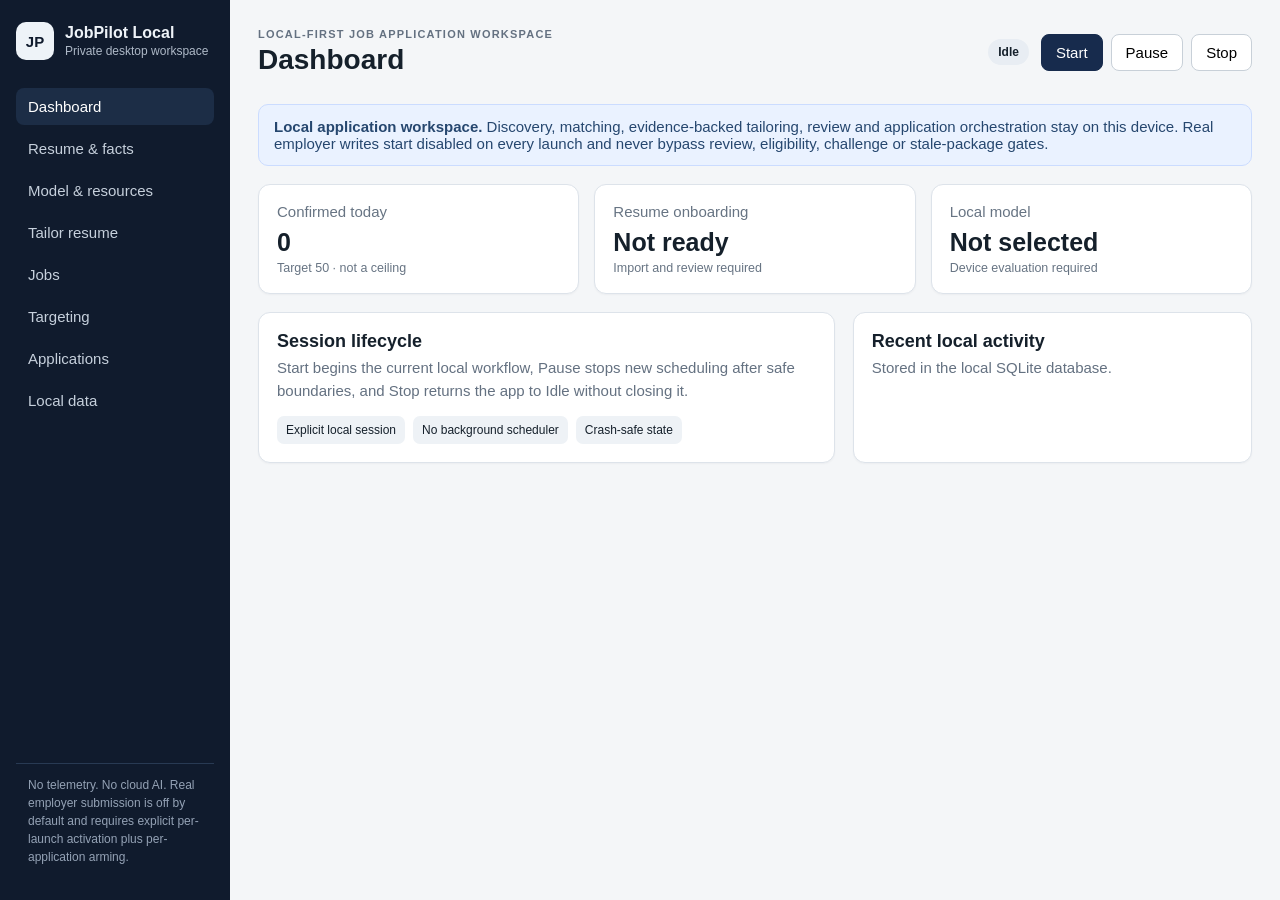
<file: src/jobpilot/ui/index.html>
<!doctype html>
<html lang="en">
<head>
  <meta charset="utf-8">
  <meta name="viewport" content="width=device-width, initial-scale=1">
  <meta http-equiv="Content-Security-Policy" content="default-src 'self' file: data:; script-src 'self' file:; style-src 'self' file:; connect-src 'none'; object-src 'none'; frame-src data: file:">
  <title>JobPilot Local</title>
  <link rel="stylesheet" href="styles.css">
</head>
<body>
  <div class="shell">
    <aside class="sidebar">
      <div class="brand"><div class="brand-mark">JP</div><div><strong>JobPilot Local</strong><span>Private desktop workspace</span></div></div>
      <nav id="nav">
        <button class="nav-item active" data-view="dashboard" aria-current="page">Dashboard</button>
        <button class="nav-item" data-view="resume">Resume &amp; facts</button>
        <button class="nav-item" data-view="model">Model &amp; resources</button>
        <button class="nav-item" data-view="tailoring">Tailor resume</button>
        <button class="nav-item" data-view="jobs">Jobs</button>
        <button class="nav-item" data-view="settings">Targeting</button>
        <button class="nav-item" data-view="history">Applications</button>
        <button class="nav-item" data-view="system">Local data</button>
      </nav>
      <div class="privacy-note">No telemetry. No cloud AI. Real employer submission is off by default and requires explicit per-launch activation plus per-application arming.</div>
    </aside>
    <main>
      <header class="topbar"><div><div class="eyebrow">LOCAL-FIRST JOB APPLICATION WORKSPACE</div><h1 id="page-title">Dashboard</h1></div><div class="session-controls"><span id="session-badge" class="status idle">Idle</span><button id="start-button" class="primary">Start</button><button id="pause-button">Pause</button><button id="stop-button">Stop</button></div></header>

      <section id="dashboard" class="view active">
        <div class="banner"><strong>Local application workspace.</strong> Discovery, matching, evidence-backed tailoring, review and application orchestration stay on this device. Real employer writes start disabled on every launch and never bypass review, eligibility, challenge or stale-package gates.</div>
        <div class="metrics"><article class="metric"><span>Confirmed today</span><strong id="confirmed-today">0</strong><small>Target 50 · not a ceiling</small></article><article class="metric"><span>Resume onboarding</span><strong id="resume-ready">Not ready</strong><small id="resume-ready-detail">Import and review required</small></article><article class="metric"><span>Local model</span><strong id="model-ready">Not selected</strong><small id="model-ready-detail">Device evaluation required</small></article></div>
        <div class="grid two"><article class="card"><h2>Session lifecycle</h2><p>Start begins the current local workflow, Pause stops new scheduling after safe boundaries, and Stop returns the app to Idle without closing it.</p><div class="facts"><span>Explicit local session</span><span>No background scheduler</span><span>Crash-safe state</span></div></article><article class="card"><h2>Recent local activity</h2><p>Stored in the local SQLite database.</p><div id="activity" class="activity-list"></div></article></div>
      </section>

      <section id="resume" class="view">
        <div class="banner"><strong>Private source gate.</strong> Every local installation imports its own immutable master, verifies a cached-only Tectonic baseline, confirms editable regions, and resolves candidate facts before tailoring can run.</div>
        <div class="grid two"><article class="card"><div class="card-heading"><div><h2>Master LaTeX resume</h2><p>The selected `.tex` is copied byte-for-byte. Referenced local `.tex`, `.sty`, `.cls`, `.bib`, PDF, PNG, or JPEG files beside it are copied and verified too; keep them in the same source folder when importing.</p></div><button id="import-master" class="primary">Import .tex</button></div><div id="master-summary" class="detail-list"></div></article><article class="card"><div class="card-heading"><div><h2>Tectonic baseline</h2><p>Compiler downloads and package-cache network access require separate explicit clicks.</p></div></div><div id="tectonic-summary" class="detail-list"></div><div class="button-row"><button id="install-tectonic" class="secondary">Install Tectonic 0.17.0</button><button id="compile-cached">Compile cached only</button><button id="compile-network">Compile + cache packages</button></div><div id="baseline-summary" class="detail-list"></div></article></div>
        <article class="card section-card"><div class="card-heading"><div><h2>Template mapping</h2><p>Detected bullet wording is non-editable until you mark regions and confirm the map.</p></div><button id="confirm-template-map" class="primary">Confirm mapping</button></div><div id="template-status" class="muted"></div><div id="template-regions" class="region-list"></div></article>
        <article class="card section-card"><div class="card-heading"><div><h2>Verified fact bank</h2><p>Only currently approved, source-integrity-verified facts are visible to the local tailoring model.</p></div><span id="fact-bank-status" class="muted"></span></div><div id="fact-list" class="fact-list"></div></article>
        <div class="grid two section-card"><article class="card"><div class="card-heading"><div><h2>Supporting sources</h2><p>Optional evidence is copied immutably and hashed.</p></div><button id="import-supporting" class="secondary">Add source</button></div><div id="supporting-list" class="detail-list"></div></article><article class="card"><h2>Add a sourced fact</h2><form id="fact-form"><label>Source<select id="fact-source"></select></label><label>Category<select id="fact-category"></select></label><label>Source locator<input id="fact-locator" type="text" placeholder="e.g. page 2, certification section"></label><label>Fact<textarea id="fact-value" rows="4" maxlength="2000"></textarea></label><button type="submit" class="primary">Add candidate fact</button></form></article></div>
      </section>

      <section id="model" class="view">
        <div class="banner"><strong>No automatic model download or switching.</strong> Hardware detection is local. Runtime/model downloads happen only after explicit confirmation. CPU and every discovered Vulkan device are evaluated as explicit configurations; speed is compared only among configurations that pass the same quality/resource gates.</div>
        <div class="grid two"><article class="card"><div class="card-heading"><div><h2>Hardware &amp; reserved resources</h2><p>Unknown GPU memory is shown as unknown rather than guessed. llama.cpp device discovery is separate from OS display-adapter evidence.</p></div><button id="refresh-hardware" class="secondary">Refresh hardware</button></div><div id="hardware-summary" class="detail-list"></div></article><article class="card"><div class="card-heading"><div><h2>Recommendation</h2><p>Recommendation never starts a download or trusts a newer model automatically.</p></div><button id="check-model-updates">Check updates</button></div><div id="model-recommendation" class="detail-list"></div></article></div>
        <article class="card section-card"><h2>llama.cpp runtimes</h2><p>CPU is the compatibility baseline. Vulkan is usable only when the installed runtime reports a concrete `VulkanN` device and that exact configuration passes local evaluation.</p><div id="runtime-catalogue" class="fact-list"></div></article>
        <article class="card section-card"><h2>Model catalogue</h2><p>Every revision is installed separately and content-pinned by exact SHA-256 and byte size. Catalogue size is intentionally small.</p><div id="model-catalogue" class="fact-list"></div></article>
        <article class="card section-card"><h2>Human review gate</h2><p>The selected model/configuration must earn five human approvals from five distinct real tailored resumes before automatic tailoring can be enabled.</p><div id="model-review-gate" class="detail-list"></div></article>
        <article class="card section-card"><h2>Evaluation history</h2><p>Structured output, malicious-JD/factual adherence, controlled tailoring, resource pressure, and memory budget checks must all pass.</p><div id="model-evaluations" class="activity-list"></div></article>
      </section>

      <section id="tailoring" class="view">
        <div class="banner"><strong>Manual job descriptions stay untrusted.</strong> Paste job-description text below. Embedded instructions never become model instructions. The model can propose plain-text edits only for confirmed editable regions and every factual content word must be supported by existing text or cited approved fact IDs.</div>
        <div class="grid two">
          <article class="card">
            <h2>Add job description</h2>
            <form id="jd-form">
              <label>Source URL (optional record only)<input id="jd-source-url" type="text" maxlength="2000" placeholder="https://company.example/job/123"></label>
              <label>Job description<textarea id="jd-text" rows="14" maxlength="50000" placeholder="Paste the complete job description here"></textarea></label>
              <small>The URL is recorded only. Pasted text is the job-description input.</small>
              <button id="save-jd" type="submit" class="primary">Save local JD</button>
            </form>
          </article>
          <article class="card">
            <h2>Five-resume human gate</h2>
            <div id="tailoring-gate" class="detail-list"></div>
            <div class="button-row"><button id="enable-auto-tailoring" class="primary">Enable automatic tailoring</button></div>
            <p class="muted">This button stays disabled until five distinct real tailored resumes have passed deterministic validation and you have approved each one. Controlled CI fixture approvals never count in your local database.</p>
          </article>
        </div>
        <article class="card section-card"><h2>Manual JDs</h2><p>Generating a resume is an explicit local action and is available only when resume onboarding and the selected model/configuration are ready.</p><label>Search saved descriptions<input id="jd-search" type="search"></label><div id="manual-jd-list" class="fact-list"></div><div id="jd-pages" class="button-row"></div></article>
        <article class="card section-card"><h2>Tailored resume review</h2><p>Review the PDF, wording diff, JD-keyword mapping and fact evidence before approving. A stale or failed package cannot satisfy the five-resume gate.</p><label>Search runs<input id="run-search" type="search" placeholder="JD, model, status"></label><div id="tailoring-runs" class="fact-list"></div><div id="run-pages" class="button-row"></div></article>
        <article id="tailoring-inspector" class="card section-card hidden"><div class="card-heading"><div><h2>Selected tailored resume</h2><p id="tailoring-inspector-meta" class="muted"></p></div><button id="close-tailoring-inspector">Close preview</button></div><div class="grid two"><div><h3>Wording diff</h3><div id="tailoring-diff" class="activity-list"></div><h3>JD keywords → approved facts</h3><div id="tailoring-keywords" class="activity-list"></div><h3>Validation</h3><div id="tailoring-validation" class="detail-list"></div></div><div><h3>PDF preview</h3><iframe id="tailored-pdf-preview" class="pdf-preview" title="Tailored resume PDF preview"></iframe></div></div></article>
      </section>

      <section id="jobs" class="view"></section>
      <section id="settings" class="view"><div class="card settings-card"><div class="card-heading"><div><h2>Targeting preferences</h2><p>Saved only to the local SQLite database.</p></div><span id="save-state" class="muted"></span></div><form id="targeting-form"><label>Roles<input id="roles" type="text" autocomplete="off"><small>Comma-separated</small></label><div class="form-row"><label>Target experience from<input id="min-years" type="number" min="0" step="1"></label><label>to<input id="max-years" type="number" min="0" step="1"></label></div><label>India office / hybrid cities<input id="india-cities" type="text" autocomplete="off"><small>Default is Surat only</small></label><div class="form-row"><label>Remote work origin city<input id="remote-city" type="text"></label><label>Country<input id="remote-country" type="text"></label></div><label class="checkbox"><input id="remote-origin-required" type="checkbox"><span>Remote roles must explicitly permit working from this origin</span></label><div class="form-row"><label>Annual base-pay minimum<input id="salary-minimum" type="number" min="0" step="1" placeholder="No minimum"><small>Leave blank for no minimum; unknown pay requires review.</small></label><label>Currency (three-letter code)<input id="salary-currency" type="text" maxlength="3" pattern="[A-Za-z]{3}" placeholder="INR"><small>Choose explicitly to compare annual offers; older amounts without a currency stay in review.</small></label><label>Notice period (days)<input id="notice-days" type="number" min="0" step="1"></label></div><label>Employment types<input id="employment-types" type="text" autocomplete="off"><small>Comma-separated; default is permanent_full_time</small></label><label>Excluded employers<input id="excluded-employers" type="text" autocomplete="off"><small>Exclusion affects discovery/submission later; employment history remains unchanged.</small></label><label class="checkbox"><input id="relocation" type="checkbox"><span>Relocation outside India is acceptable</span></label><label class="checkbox"><input id="sponsorship" type="checkbox"><span>Require employer visa sponsorship for office/hybrid roles outside India</span></label><button type="submit" class="primary">Save targeting</button></form></div></section>
      <section id="history" class="view"></section>
      <section id="system" class="view"><div class="card"><h2>Local storage</h2><p id="data-root" class="path"></p><div class="facts"><span>SQLite persistence</span><span>Immutable source copies</span><span>App-owned tool cache</span><span>Revisioned app-owned model weights</span><span>Local tailoring audit packages</span><span>No remote scripts</span></div></div></section>
    </main>
  </div>
  <div id="toast" role="status" aria-live="polite"></div>
  <script src="app.js"></script>
</body>
</html>
</file>
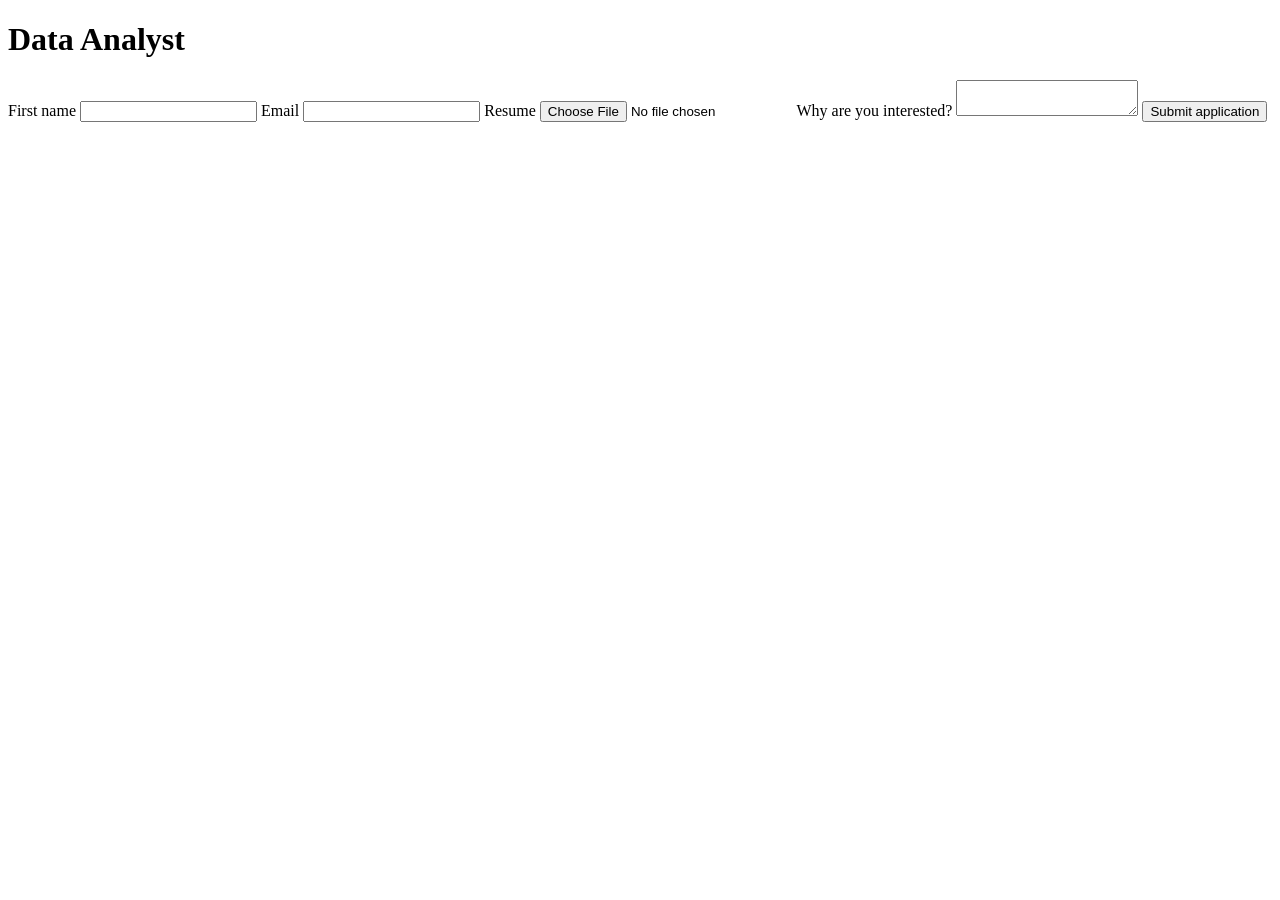
<file: tests/fixtures/application_basic.html>
<!doctype html>
<html lang="en">
<head><meta charset="utf-8"><title>Controlled application fixture</title></head>
<body>
  <main>
    <h1>Data Analyst</h1>
    <form id="application-form">
      <label for="first_name">First name</label>
      <input id="first_name" name="first_name" required>
      <label for="email">Email</label>
      <input id="email" name="email" type="email" required>
      <label for="resume">Resume</label>
      <input id="resume" name="resume" type="file" required>
      <label for="note">Why are you interested?</label>
      <textarea id="note" name="note"></textarea>
      <button id="submit" type="submit">Submit application</button>
    </form>
    <script>
      window.__submitCount = 0;
      document.querySelector('form').addEventListener('submit', function (event) {
        event.preventDefault();
        window.__submitCount += 1;
      });
    </script>
  </main>
</body>
</html>
</file>
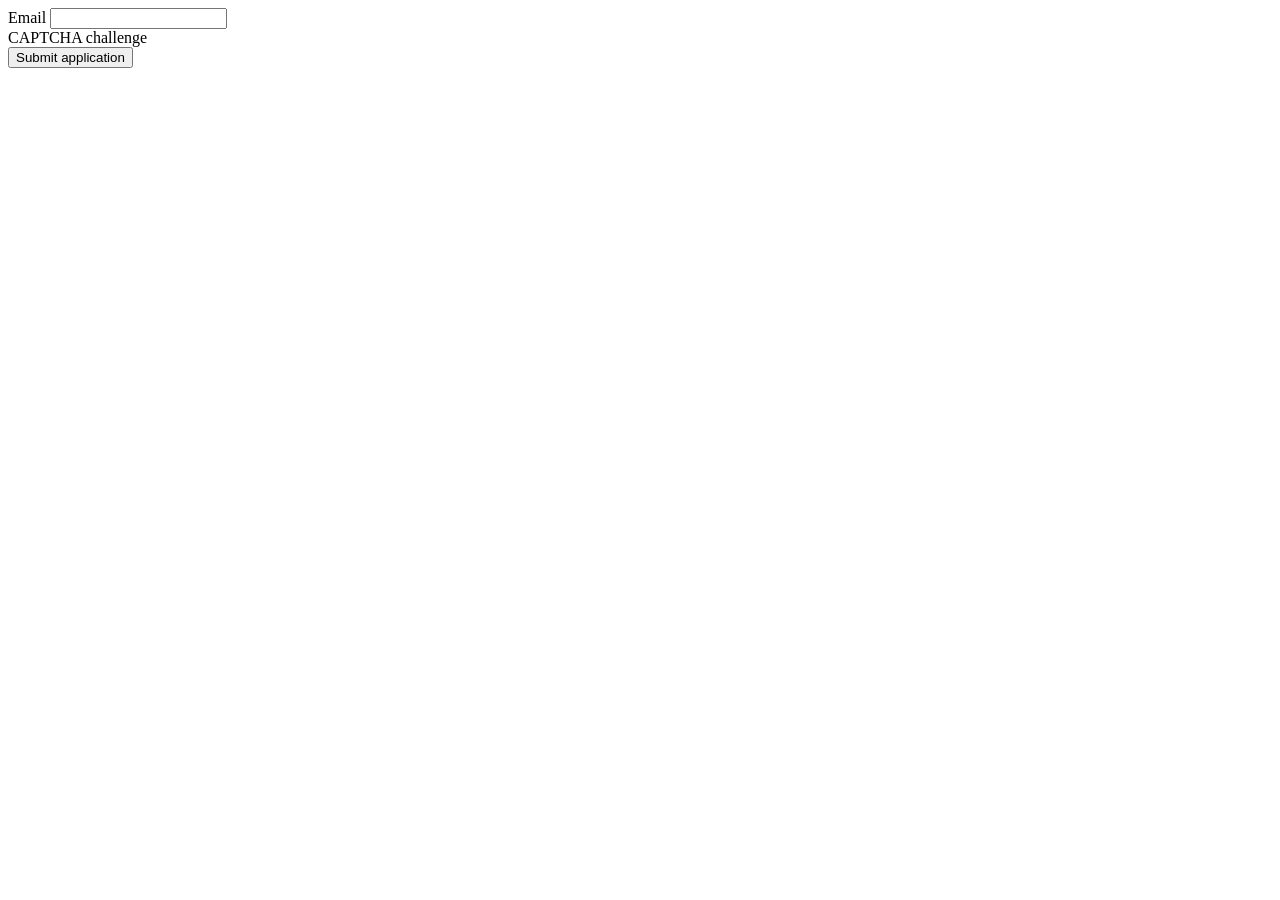
<file: tests/fixtures/application_captcha.html>
<!doctype html>
<html lang="en">
<head><meta charset="utf-8"><title>Controlled blocked fixture</title></head>
<body>
  <form>
    <label for="email">Email</label>
    <input id="email" name="email" type="email" required>
    <div class="captcha">CAPTCHA challenge</div>
    <button type="submit">Submit application</button>
  </form>
</body>
</html>
</file>
<file: src/jobpilot/ui/styles.css>
:root { font-family: "Segoe UI", Arial, sans-serif; color: #15202b; background: #f4f6f8; font-size: 15px; }
* { box-sizing: border-box; }
body { margin: 0; min-height: 100vh; }
button, input, select, textarea { font: inherit; }
button { border: 1px solid #c8d0d8; background: #fff; border-radius: 8px; padding: 9px 14px; cursor: pointer; }
button:disabled { opacity: .45; cursor: default; }
button:focus-visible, input:focus-visible, select:focus-visible, textarea:focus-visible { outline: 3px solid currentColor; outline-offset: 2px; }
.nav-item:focus-visible { outline-color: #fff; }
button.primary { background: #172b4d; color: #fff; border-color: #172b4d; }
button.secondary { background: #f8fafc; }
.shell { display: grid; grid-template-columns: 230px minmax(0,1fr); min-height: 100vh; }
.sidebar { background: #101b2d; color: #eef3f8; padding: 22px 16px; display: flex; flex-direction: column; }
.brand { display: flex; gap: 11px; align-items: center; margin-bottom: 28px; }
.brand-mark { width: 38px; height: 38px; display: grid; place-items: center; border-radius: 10px; background: #eef3f8; color: #101b2d; font-weight: 800; }
.brand strong { display: block; font-size: 16px; }
.brand span { display: block; color: #aeb9c7; font-size: 12px; margin-top: 2px; }
nav { display: grid; gap: 5px; }
.nav-item { text-align: left; border: 0; color: #c6d0dc; background: transparent; padding: 10px 12px; }
.nav-item:hover, .nav-item.active, .nav-item[aria-current="page"] { background: #1c2d46; color: #fff; }
.privacy-note { margin-top: auto; color: #94a2b5; font-size: 12px; line-height: 1.5; padding: 12px; border-top: 1px solid #283a53; }
main { min-width: 0; padding: 0 28px 36px; }
.topbar { min-height: 104px; display: flex; align-items: center; justify-content: space-between; gap: 20px; }
h1 { margin: 4px 0 0; font-size: 28px; }
h2 { margin: 0 0 5px; font-size: 18px; }
h3 { margin: 14px 0 8px; font-size: 15px; }
p { color: #647181; line-height: 1.5; margin: 4px 0 14px; }
.eyebrow { color: #647181; font-size: 11px; font-weight: 700; letter-spacing: .11em; }
.session-controls, .button-row { display: flex; align-items: center; gap: 8px; flex-wrap: wrap; }
.status { display: inline-flex; align-items: center; border-radius: 999px; padding: 6px 10px; font-size: 12px; font-weight: 700; text-transform: capitalize; margin-right: 4px; background: #e8edf3; }
.status.running { background: #dff3e7; color: #145c32; }
.status.paused { background: #fff1cc; color: #7a5200; }
.status.stopping, .status.closing { background: #fee4df; color: #8b2b1f; }
.banner { background: #eaf2ff; border: 1px solid #cbdcff; padding: 13px 15px; border-radius: 10px; margin-bottom: 18px; color: #26476f; }
.metrics { display: grid; grid-template-columns: repeat(3,minmax(0,1fr)); gap: 15px; margin-bottom: 18px; }
.metric, .card, .empty-state { background: #fff; border: 1px solid #dde3ea; border-radius: 12px; padding: 18px; box-shadow: 0 1px 2px rgba(15,23,42,.04); }
.metric span, .metric small { display: block; color: #677483; }
.metric strong { display: block; font-size: 25px; margin: 8px 0 4px; }
.grid.two { display: grid; grid-template-columns: 1.3fr .9fr; gap: 18px; }
.card-heading { display: flex; justify-content: space-between; gap: 16px; align-items: flex-start; }
.section-card { margin-top: 18px; }
.work-list, .activity-list, .region-list, .fact-list, .detail-list { display: grid; gap: 8px; }
.work-item { display: flex; justify-content: space-between; gap: 12px; align-items: center; padding: 11px 12px; border-radius: 8px; background: #f7f9fb; }
.work-item span:first-child { max-width: 75%; }
.pill { font-size: 11px; text-transform: uppercase; letter-spacing: .04em; color: #526173; }
.pill.approved, .pill.auto_validated { color: #145c32; }
.pill.rejected, .pill.blocked, .pill.failed, .pill.stale { color: #8b2b1f; }
.pill.needs_review { color: #7a5200; }
.activity-item { border-left: 3px solid #d8e0e8; padding: 7px 10px; overflow-wrap: anywhere; }
.activity-item strong { display: block; font-size: 12px; text-transform: uppercase; color: #526173; }
.activity-item time { font-size: 11px; color: #8994a2; }
.view { display: none; }
.view.active { display: block; }
.hidden { display: none !important; }
.empty-state { min-height: 250px; display: grid; align-content: center; justify-items: center; text-align: center; }
.empty-state p { max-width: 620px; }
.settings-card { max-width: 760px; }
form { display: grid; gap: 15px; }
label { display: grid; gap: 6px; font-weight: 600; color: #344256; }
label small { color: #7d8996; font-weight: 400; }
input:not([type="checkbox"]), select, textarea { border: 1px solid #cfd6df; border-radius: 8px; padding: 10px 11px; background: #fff; width: 100%; }
textarea { resize: vertical; }
.form-row { display: grid; grid-template-columns: 1fr 1fr; gap: 14px; }
.checkbox { display: flex; align-items: flex-start; gap: 9px; font-weight: 500; }
.checkbox input { margin-top: 3px; }
.muted { color: #708090; font-size: 12px; }
.path { font-family: Consolas, monospace; background: #f6f8fa; padding: 10px; border-radius: 7px; overflow-wrap: anywhere; }
.facts { display: flex; gap: 8px; flex-wrap: wrap; }
.facts span { background: #eef2f6; padding: 7px 9px; border-radius: 7px; font-size: 12px; }
.detail-list > div, .detail-list > p { background: #f7f9fb; border-radius: 8px; padding: 11px 12px; margin: 0; }
.detail-list span { display: block; color: #647181; margin-top: 4px; font-size: 12px; overflow-wrap: anywhere; }
.region-item { display: flex; align-items: flex-start; gap: 10px; background: #f7f9fb; padding: 11px 12px; border-radius: 8px; font-weight: 400; }
.region-item input { margin-top: 4px; }
.region-item strong { color: #344256; }
.fact-item { display: grid; grid-template-columns: minmax(0, 1fr) 180px; gap: 9px 12px; padding: 13px; border: 1px solid #e0e6ec; border-radius: 9px; background: #fbfcfd; }
.fact-meta, .fact-source, .fact-item .button-row { grid-column: 1 / -1; }
.fact-meta { display: flex; justify-content: space-between; gap: 8px; align-items: center; }
.fact-meta code { font-size: 11px; color: #647181; }
.fact-source { font-size: 11px; color: #708090; overflow-wrap: anywhere; white-space: pre-wrap; }
.error-text { color: #8b2b1f !important; white-space: pre-wrap; max-height: 150px; overflow: auto; }
.workspace-toolbar { display: grid; grid-template-columns: minmax(0, 1fr) minmax(180px, .35fr); gap: 12px; margin: 14px 0; }
.workspace-grid { display: grid; grid-template-columns: minmax(280px, .8fr) minmax(0, 1.4fr); gap: 14px; align-items: start; }
.workspace-list { display: grid; gap: 8px; align-content: start; max-height: 720px; overflow: auto; padding-right: 2px; }
.workspace-list-item { width: 100%; display: flex; justify-content: space-between; gap: 12px; align-items: flex-start; text-align: left; background: #fbfcfd; }
.workspace-list-item.selected { border-color: #172b4d; background: #eef3f8; }
.workspace-list-item > span:first-child { min-width: 0; overflow-wrap: anywhere; }
.workspace-detail { min-width: 0; border: 1px solid #e0e6ec; border-radius: 10px; padding: 15px; background: #fbfcfd; }
.workspace-description { margin-top: 14px; border: 1px solid #dde3ea; border-radius: 8px; padding: 10px 12px; background: #fff; }
.workspace-description summary { cursor: pointer; font-weight: 700; }
.workspace-description pre { white-space: pre-wrap; overflow-wrap: anywhere; max-height: 460px; overflow: auto; font: inherit; font-size: 12px; line-height: 1.5; color: #344256; }
.workspace-artifact-grid { display: grid; grid-template-columns: 1fr 1fr; gap: 10px; margin-top: 12px; }
.workspace-artifact-grid > div { display: grid; gap: 6px; border: 1px solid #dde3ea; border-radius: 8px; padding: 11px; background: #fff; overflow-wrap: anywhere; }
.workspace-artifact-grid span, .workspace-artifact-grid small { color: #708090; font-size: 11px; }
.pdf-preview { width: 100%; min-height: 650px; border: 1px solid #cfd6df; border-radius: 8px; background: #f7f9fb; }
#tailoring-inspector .grid.two { grid-template-columns: minmax(0, .85fr) minmax(420px, 1.15fr); }
#toast { position: fixed; right: 24px; bottom: 24px; background: #172b4d; color: white; border-radius: 8px; padding: 10px 14px; opacity: 0; transform: translateY(6px); transition: .18s ease; pointer-events: none; max-width: 460px; }
#toast.show { opacity: 1; transform: translateY(0); }
@media (max-width: 980px) { .grid.two, #tailoring-inspector .grid.two, .workspace-grid, .workspace-artifact-grid { grid-template-columns: 1fr; } .workspace-toolbar { grid-template-columns: 1fr 180px; } .metrics { grid-template-columns: 1fr 1fr 1fr; } .pdf-preview { min-height: 520px; } }
</file>
